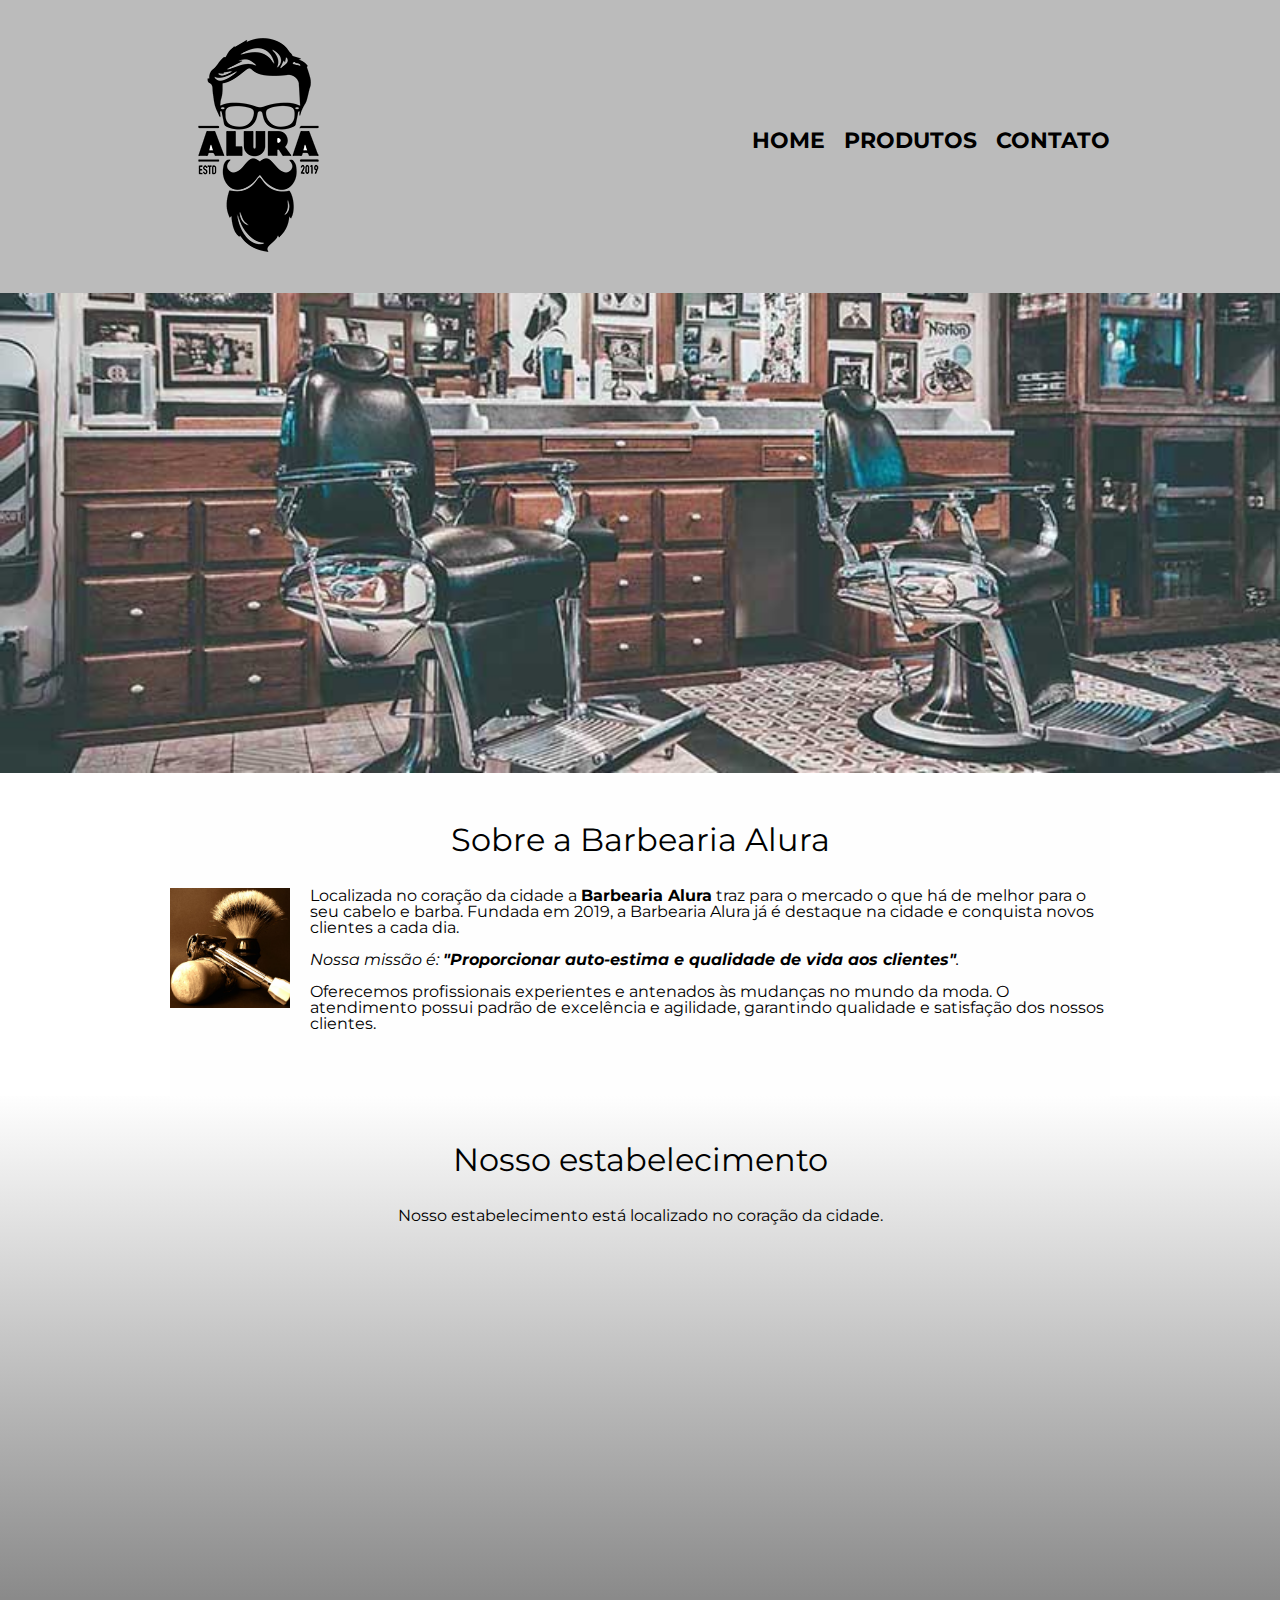
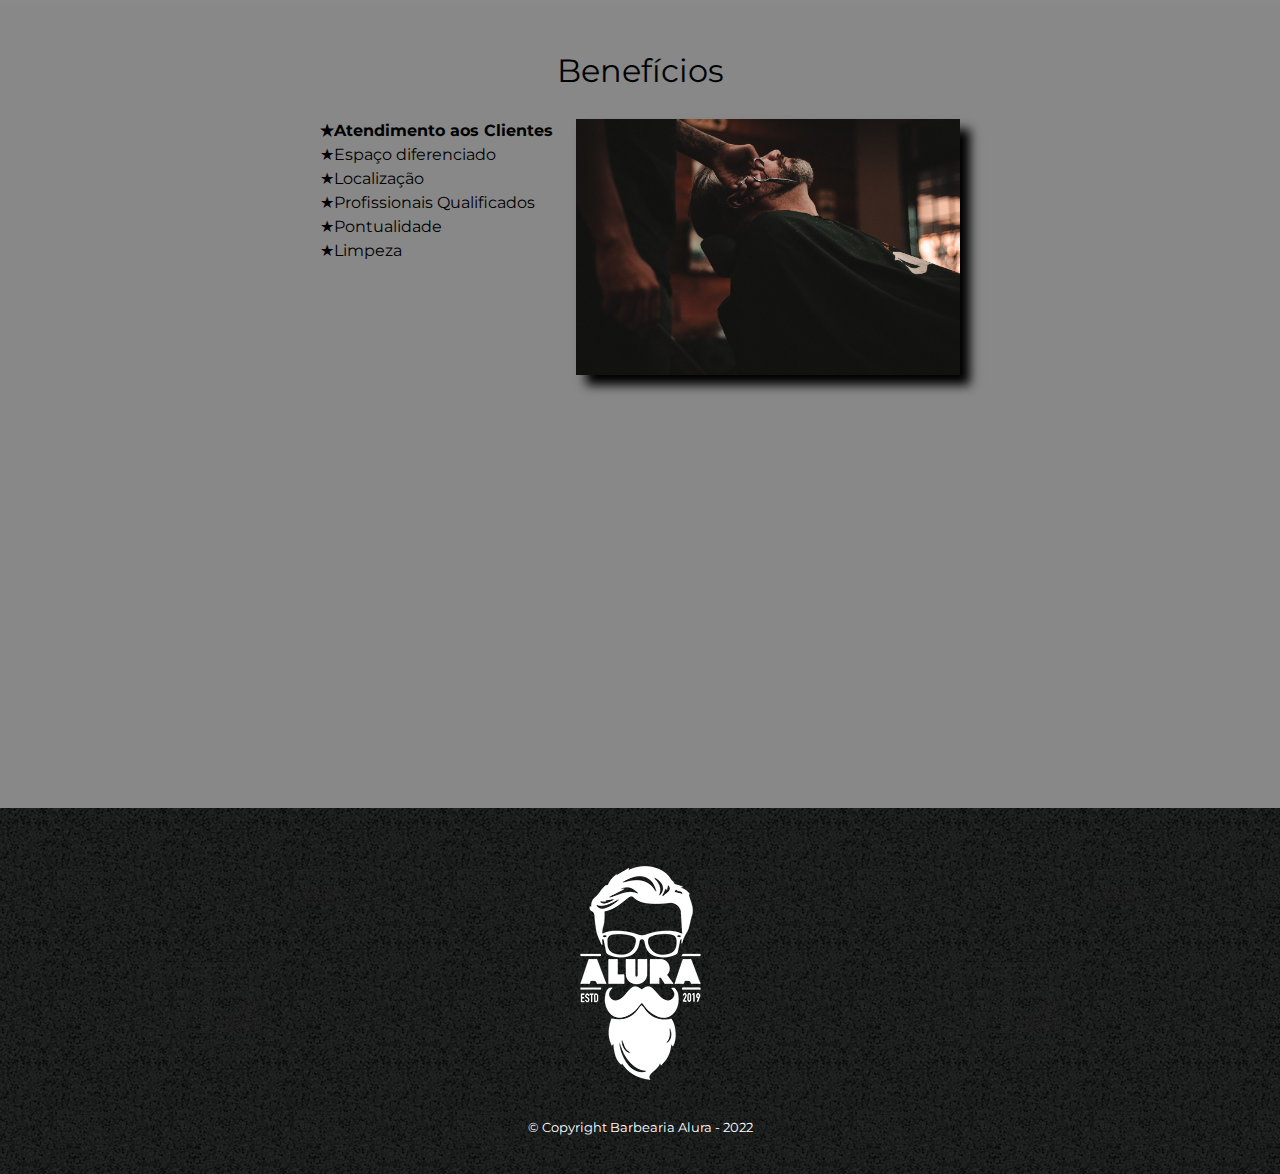
<file: barbearia/index.html>
<!DOCTYPE html>
<html lang="pt-br">
    <head>
        <meta charset="UTF-8">
        <meta name="viewport" content="width=device-width">
        <title>Barbearia Alura</title>
        <link rel="stylesheet" href="reset.css">
        <link rel="stylesheet" href="style.css">
        <link rel="preconnect" href="https://fonts.googleapis.com">
        <link rel="preconnect" href="https://fonts.gstatic.com" crossorigin>
        <link href="https://fonts.googleapis.com/css2?family=Montserrat&display=swap" rel="stylesheet">
    </head>
    <body>
        <header>
            <div class="caixa">
                <h1><img src="logo.png"></h1>
            
                <nav>
                    <ul>
                        <li><a href="index.html">Home</a></li>
                        <li><a href="produtos.html">Produtos</a></li>
                        <li><a href="contato.html">Contato</a></li>
                    </ul>
                </nav>
            </div>
        </header>

        <img class="banner" src="banner.jpg">
        
        <main>
            <section class="principal">
                <h2 class="titulo-principal">Sobre a Barbearia Alura</h2>

                <img class="utensilios" src="utensilios.jpg" alt="Utensilios de um barbeiro">

                <p>Localizada no coração da cidade a <strong>Barbearia Alura</strong> traz para o mercado o que há de melhor para o seu cabelo e barba. Fundada em 2019, a Barbearia Alura já é destaque na cidade e conquista novos clientes a cada dia.</p>
                
                <p id="missao"><em>Nossa missão é: <strong>"Proporcionar auto-estima e qualidade de vida aos clientes"</strong>.</em></p>
                
                <p>Oferecemos profissionais experientes e antenados às mudanças no mundo da moda. O atendimento possui padrão de excelência e agilidade, garantindo qualidade e satisfação dos nossos clientes.</p>
            </section>

            <section class="mapa">
                <h3 class="titulo-principal">Nosso estabelecimento</h3>
                <p>Nosso estabelecimento está localizado no coração da cidade.</p>

                <div class="mapa-conteudo">
                    <iframe src="https://www.google.com/maps/embed?pb=!1m18!1m12!1m3!1d3679.4424466878254!2d-47.3703238249705!3d-22.748955932248794!2m3!1f0!2f0!3f0!3m2!1i1024!2i768!4f13.1!3m3!1m2!1s0x94c89bf7295a1f23%3A0xb590622e17c33008!2sTivoli%20Shopping!5e0!3m2!1spt-BR!2sbr!4v1697388289715!5m2!1spt-BR!2sbr" width="100%" height="300" style="border:0;" allowfullscreen="" loading="lazy" referrerpolicy="no-referrer-when-downgrade"></iframe>
                </div>
            </section>

            <section class="beneficios">
                <h3 class="titulo-principal">Benefícios</h3>

                <div class="conteudo-beneficios">
                    <ul class="lista-beneficios">
                        <li class="itens">Atendimento aos Clientes</li>
                        <li class="itens">Espaço diferenciado</li>
                        <li class="itens">Localização</li>
                        <li class="itens">Profissionais Qualificados</li>
                        <li class="itens">Pontualidade</li>
                        <li class="itens">Limpeza</li>
                    </ul><img src="beneficios.jpg" class="imagem-beneficios">    
                </div>
                
                <div class="video">
                    <iframe width="100%" height="315" src="https://www.youtube.com/embed/wcVVXUV0YUY?si=vAekTfHAWSCYVxQ5" title="YouTube video player" frameborder="0" allow="accelerometer; autoplay; clipboard-write; encrypted-media; gyroscope; picture-in-picture; web-share" allowfullscreen></iframe>
                </div>
            </section>
        </main>
        <footer>
            <img src="logo-branco.png">
            <p class="copyright">&copy; Copyright Barbearia Alura - 2022</p>
        </footer>
    </body>
</html>
</file>
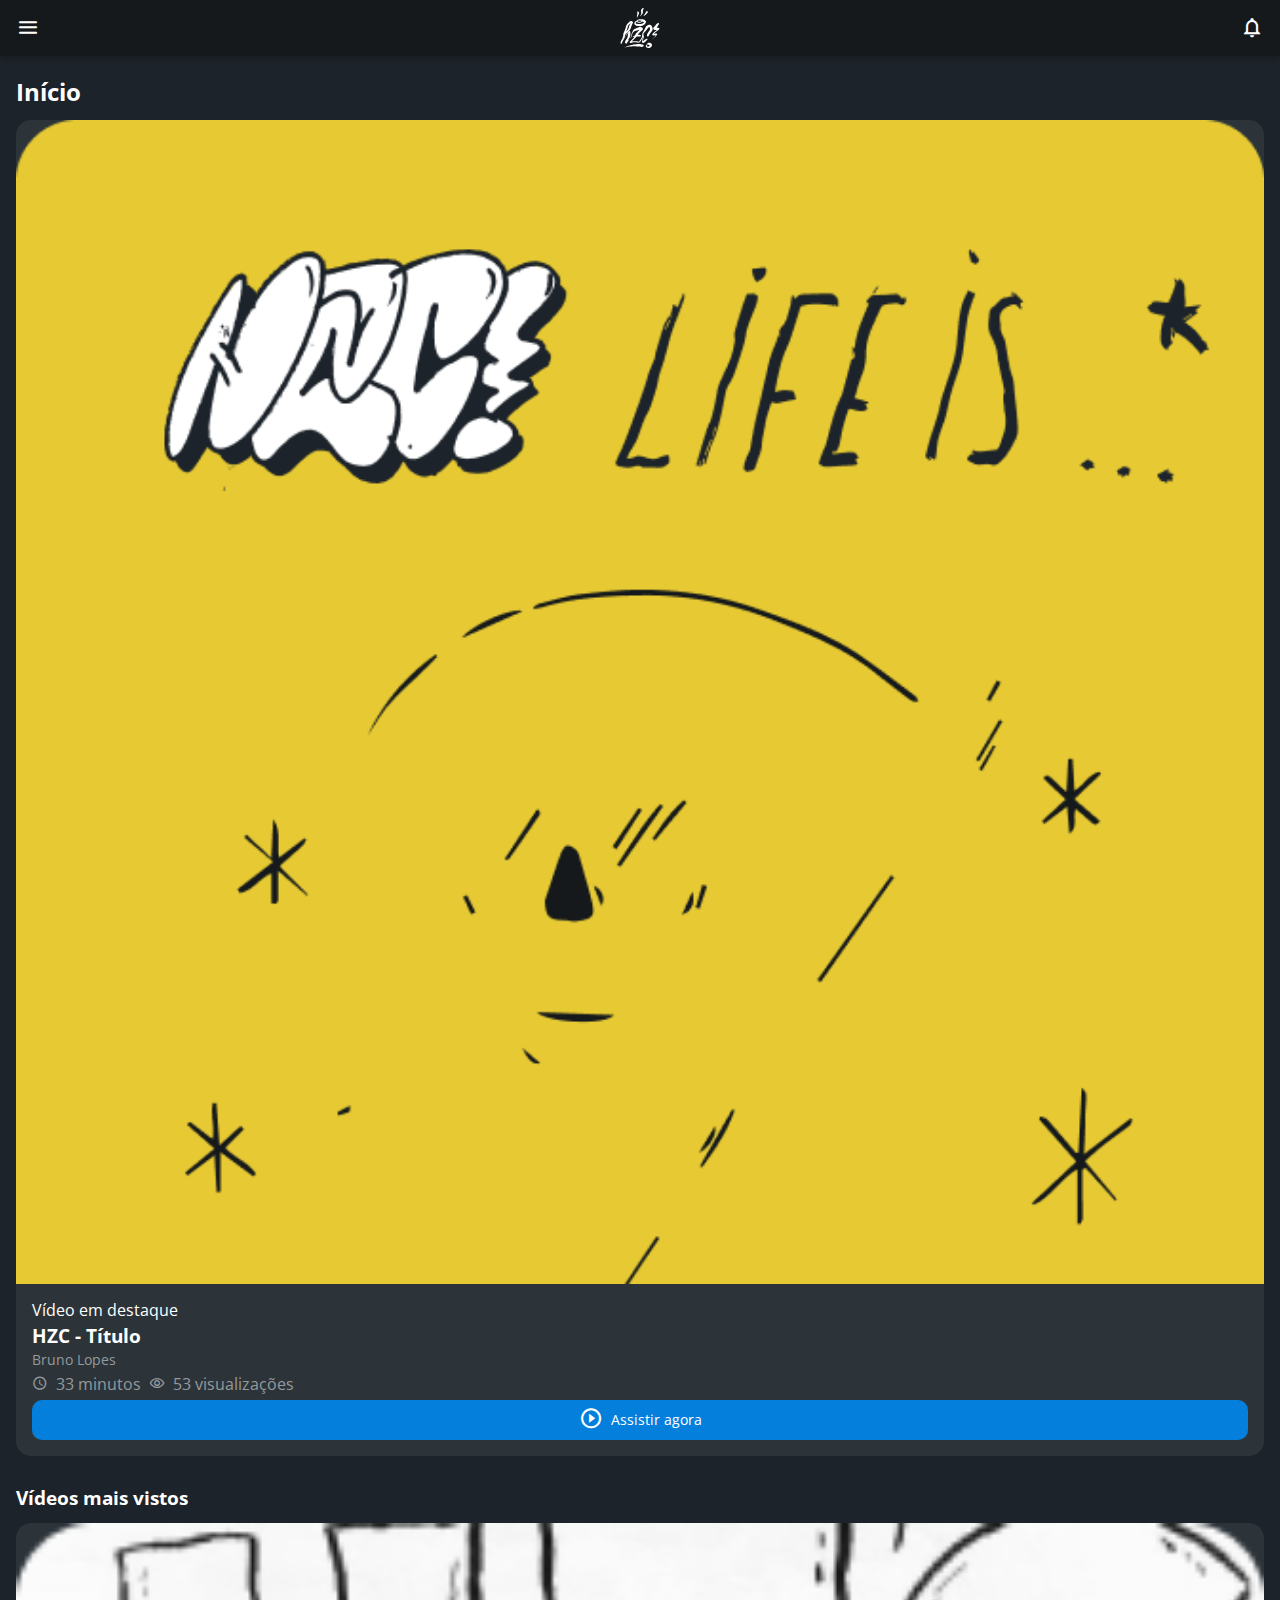
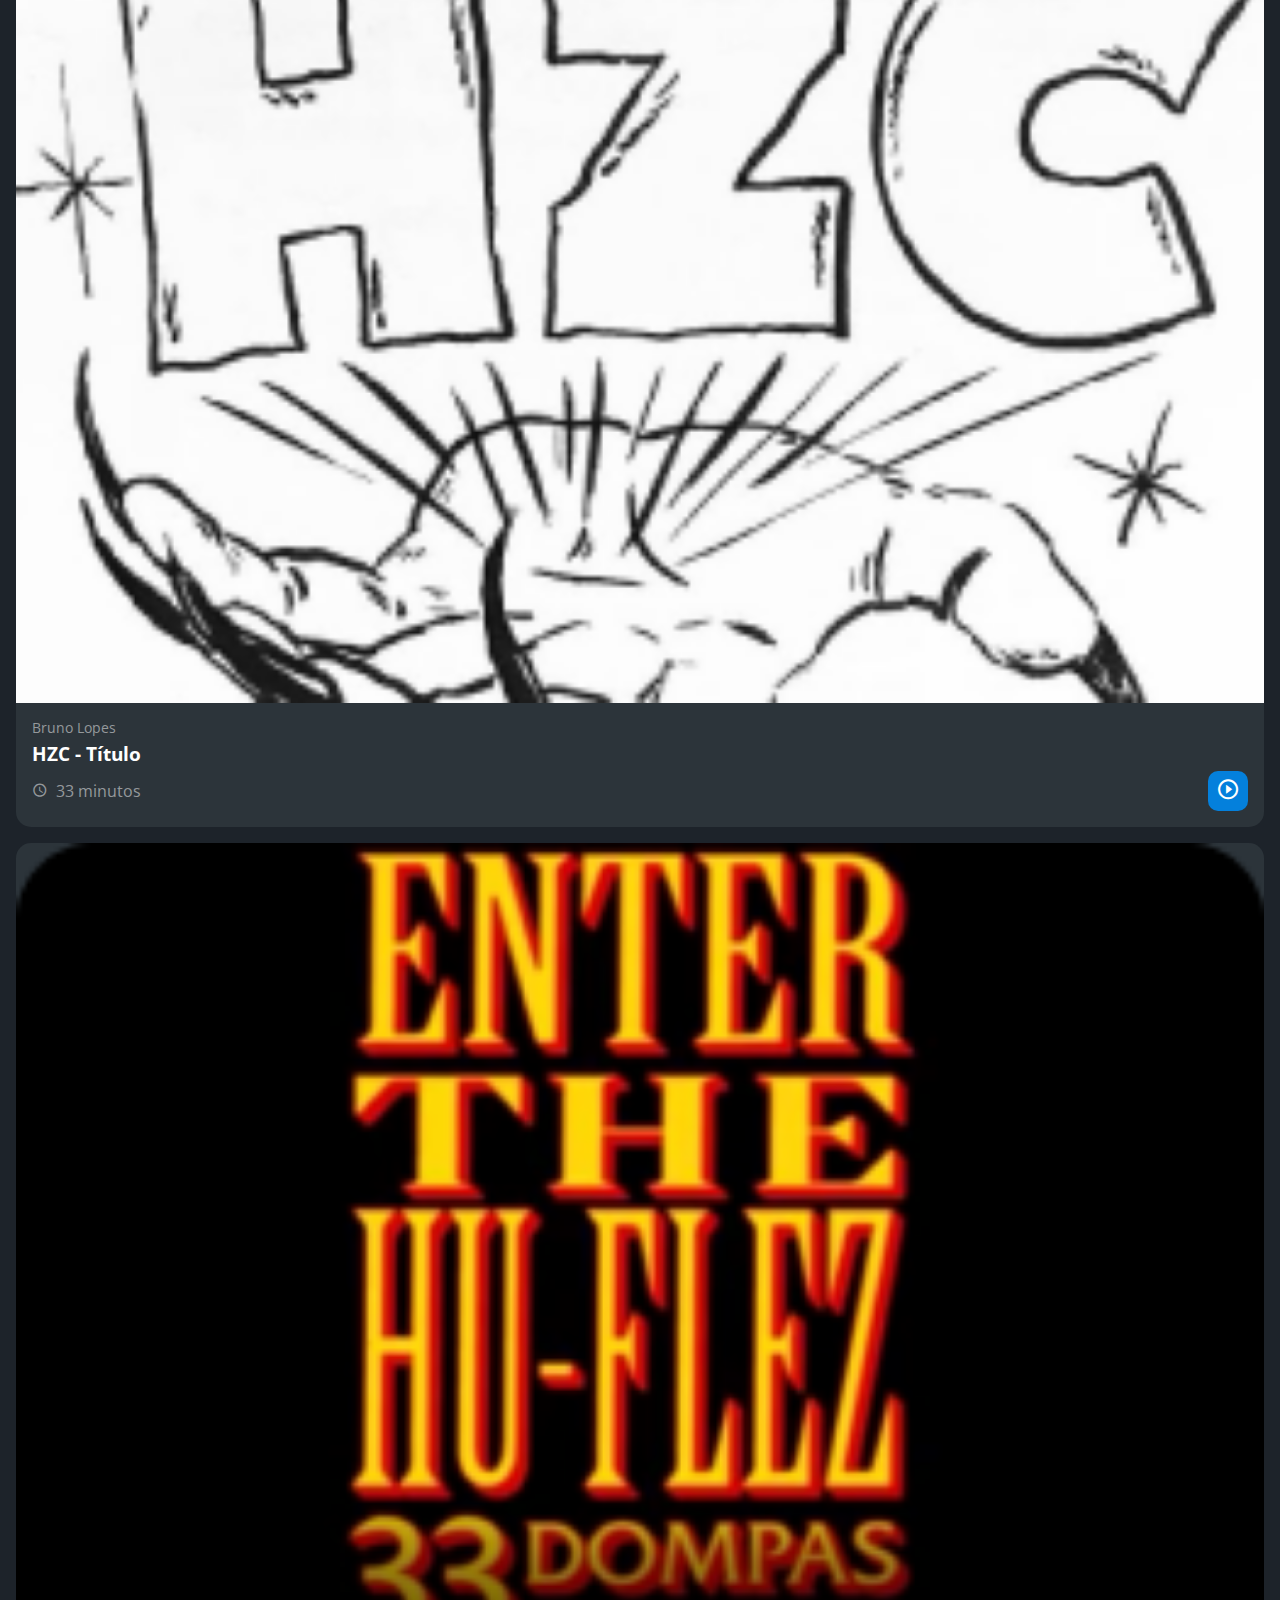
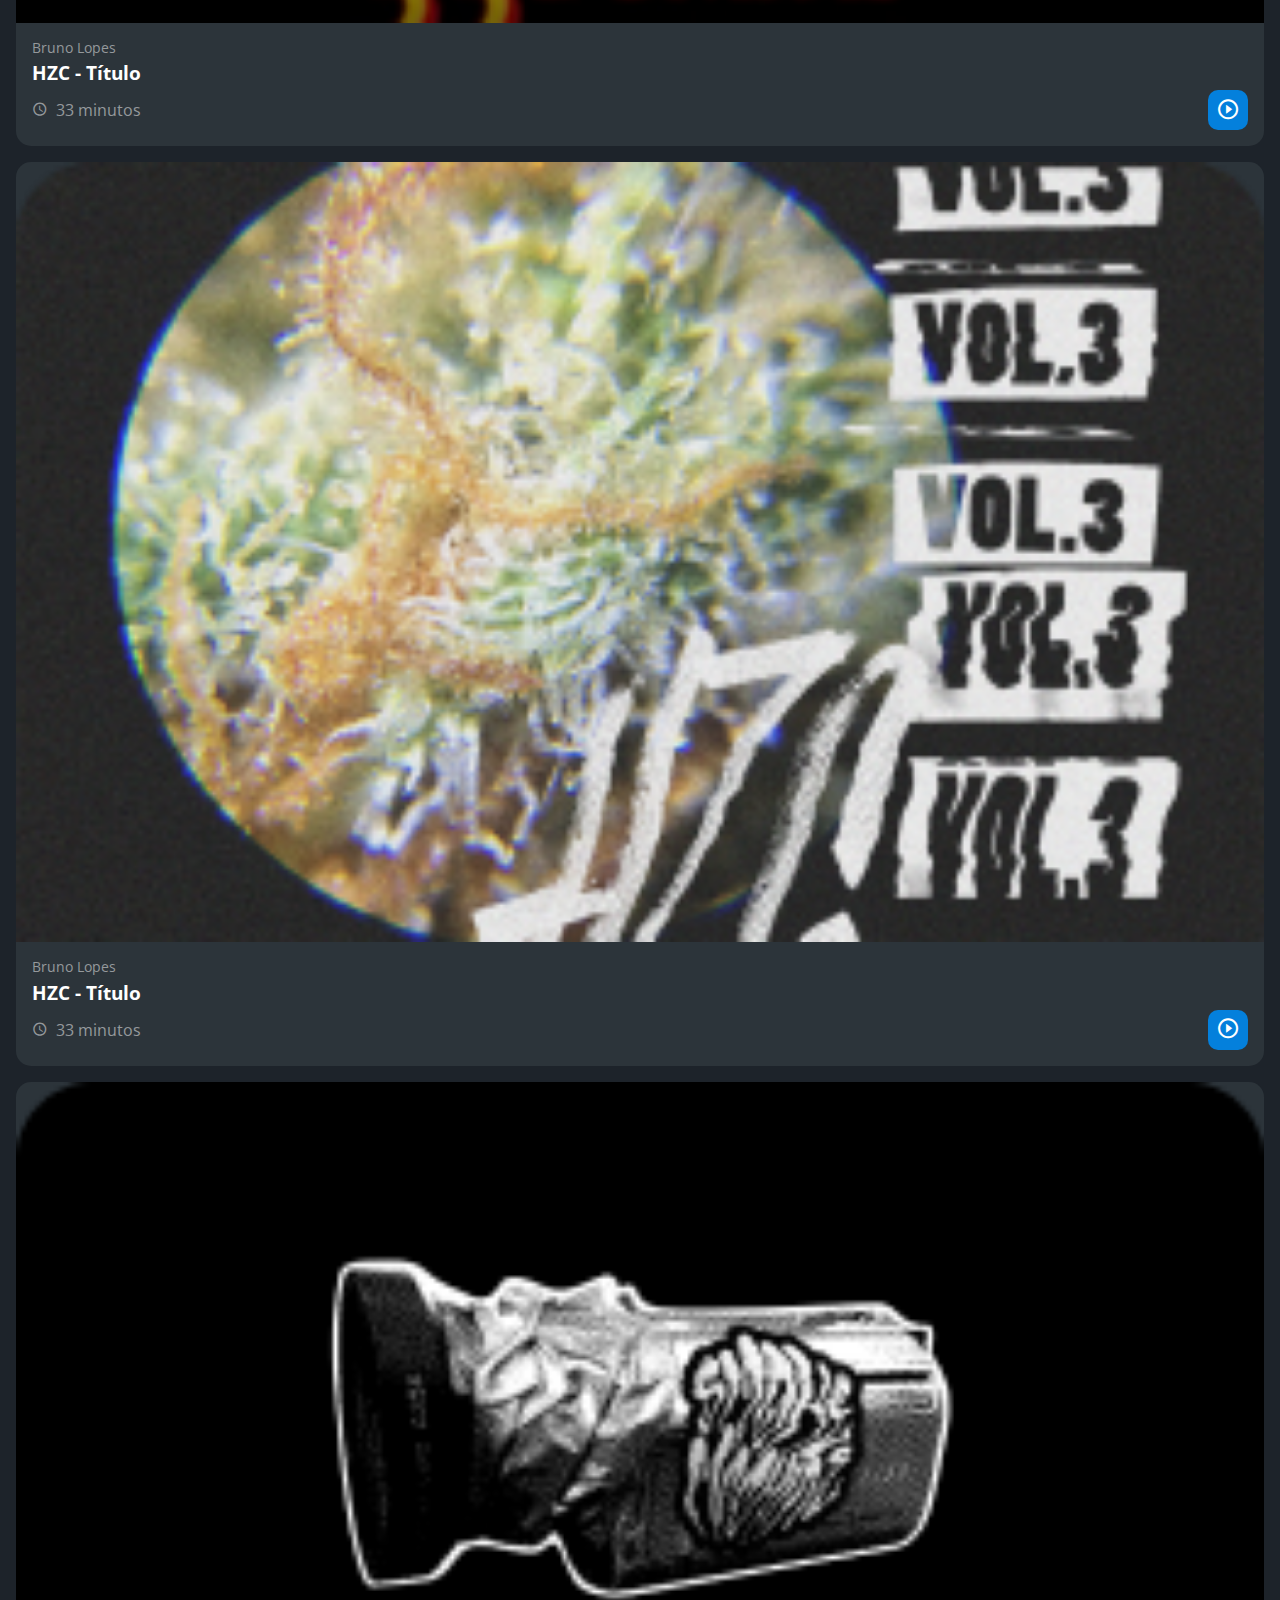
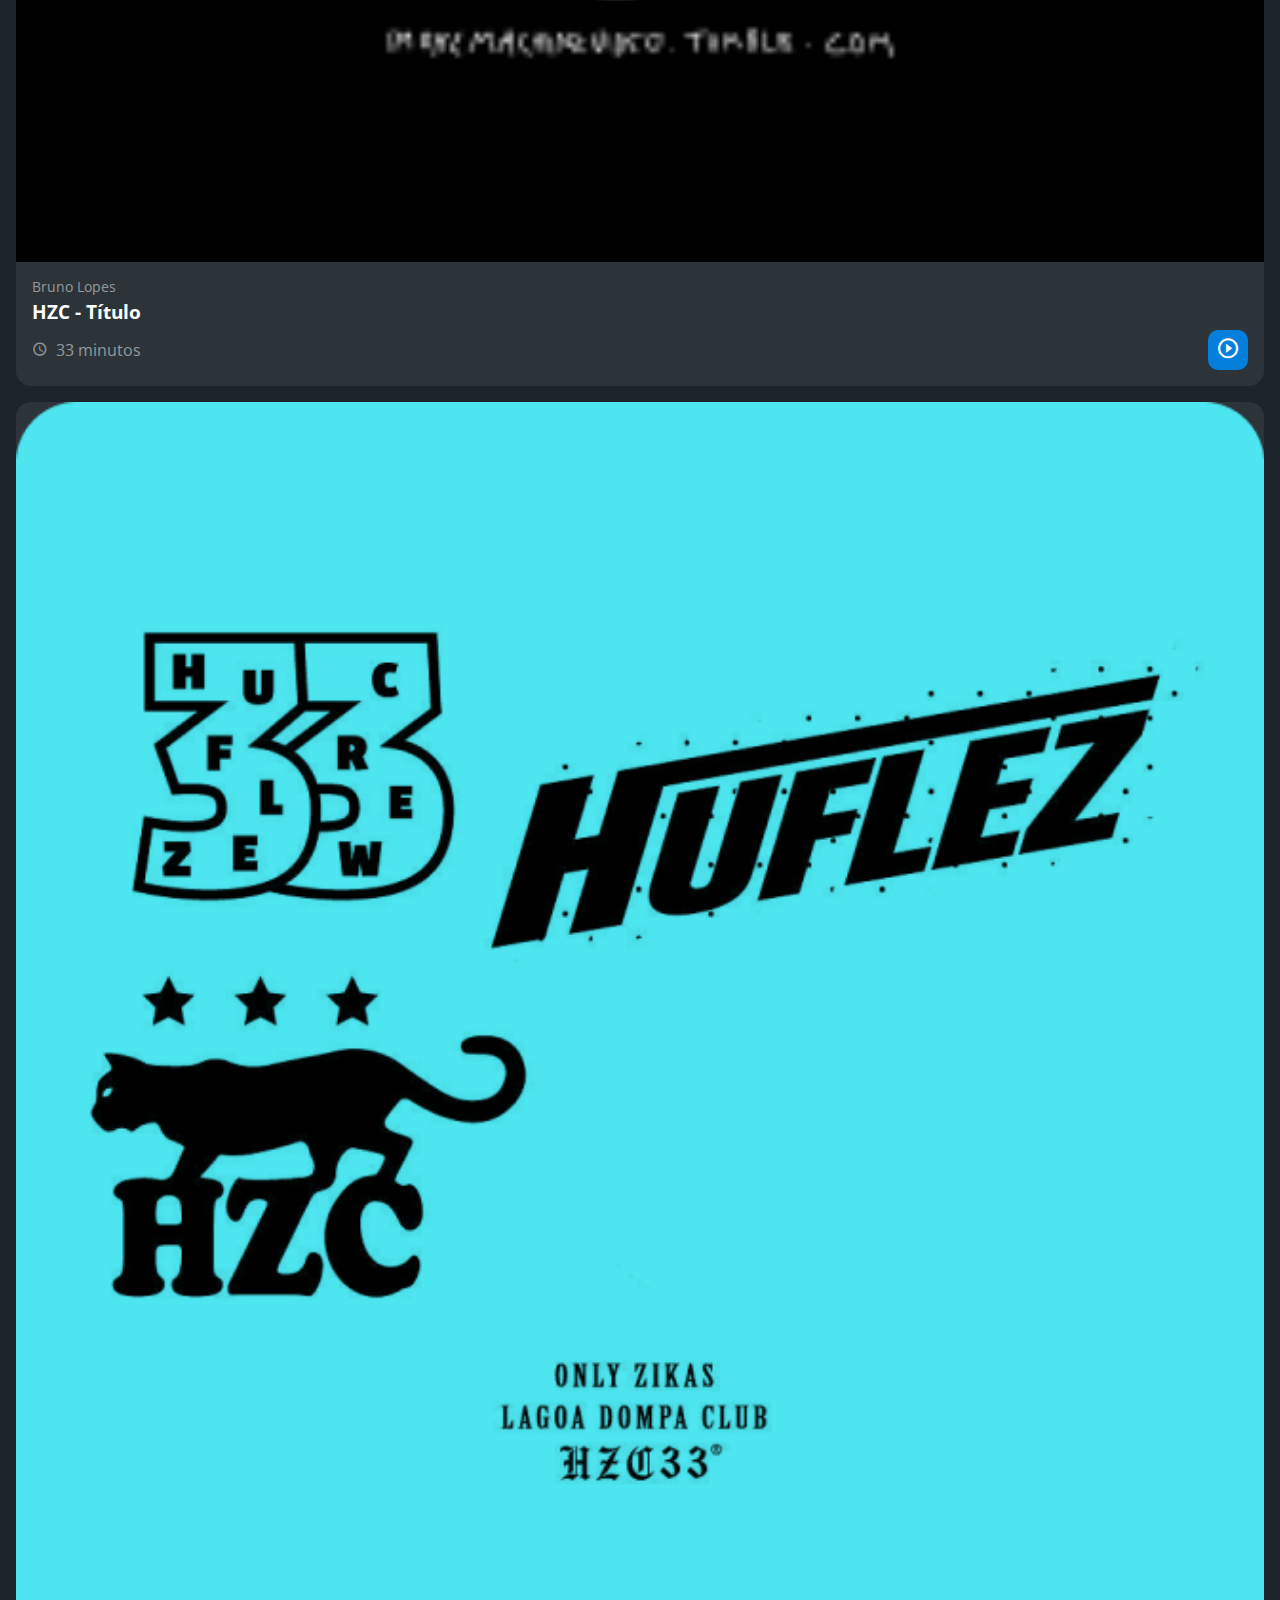
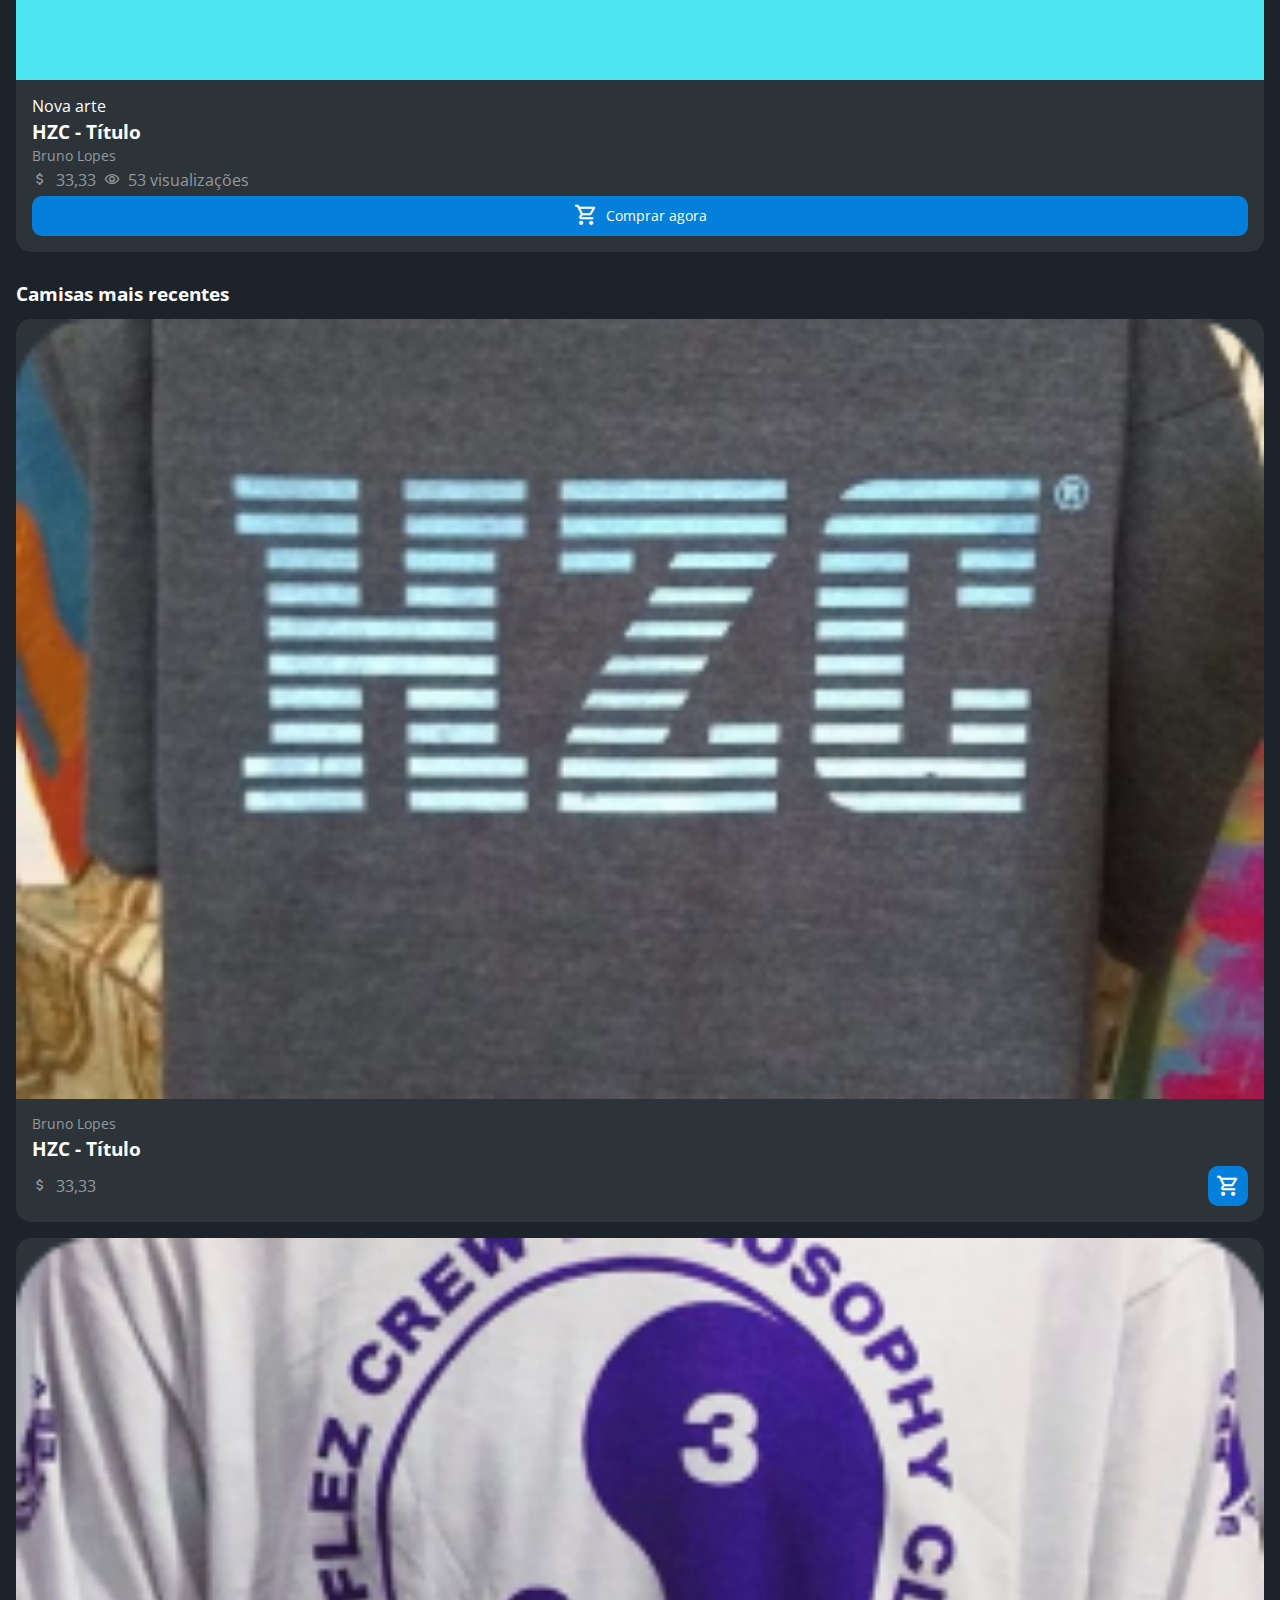
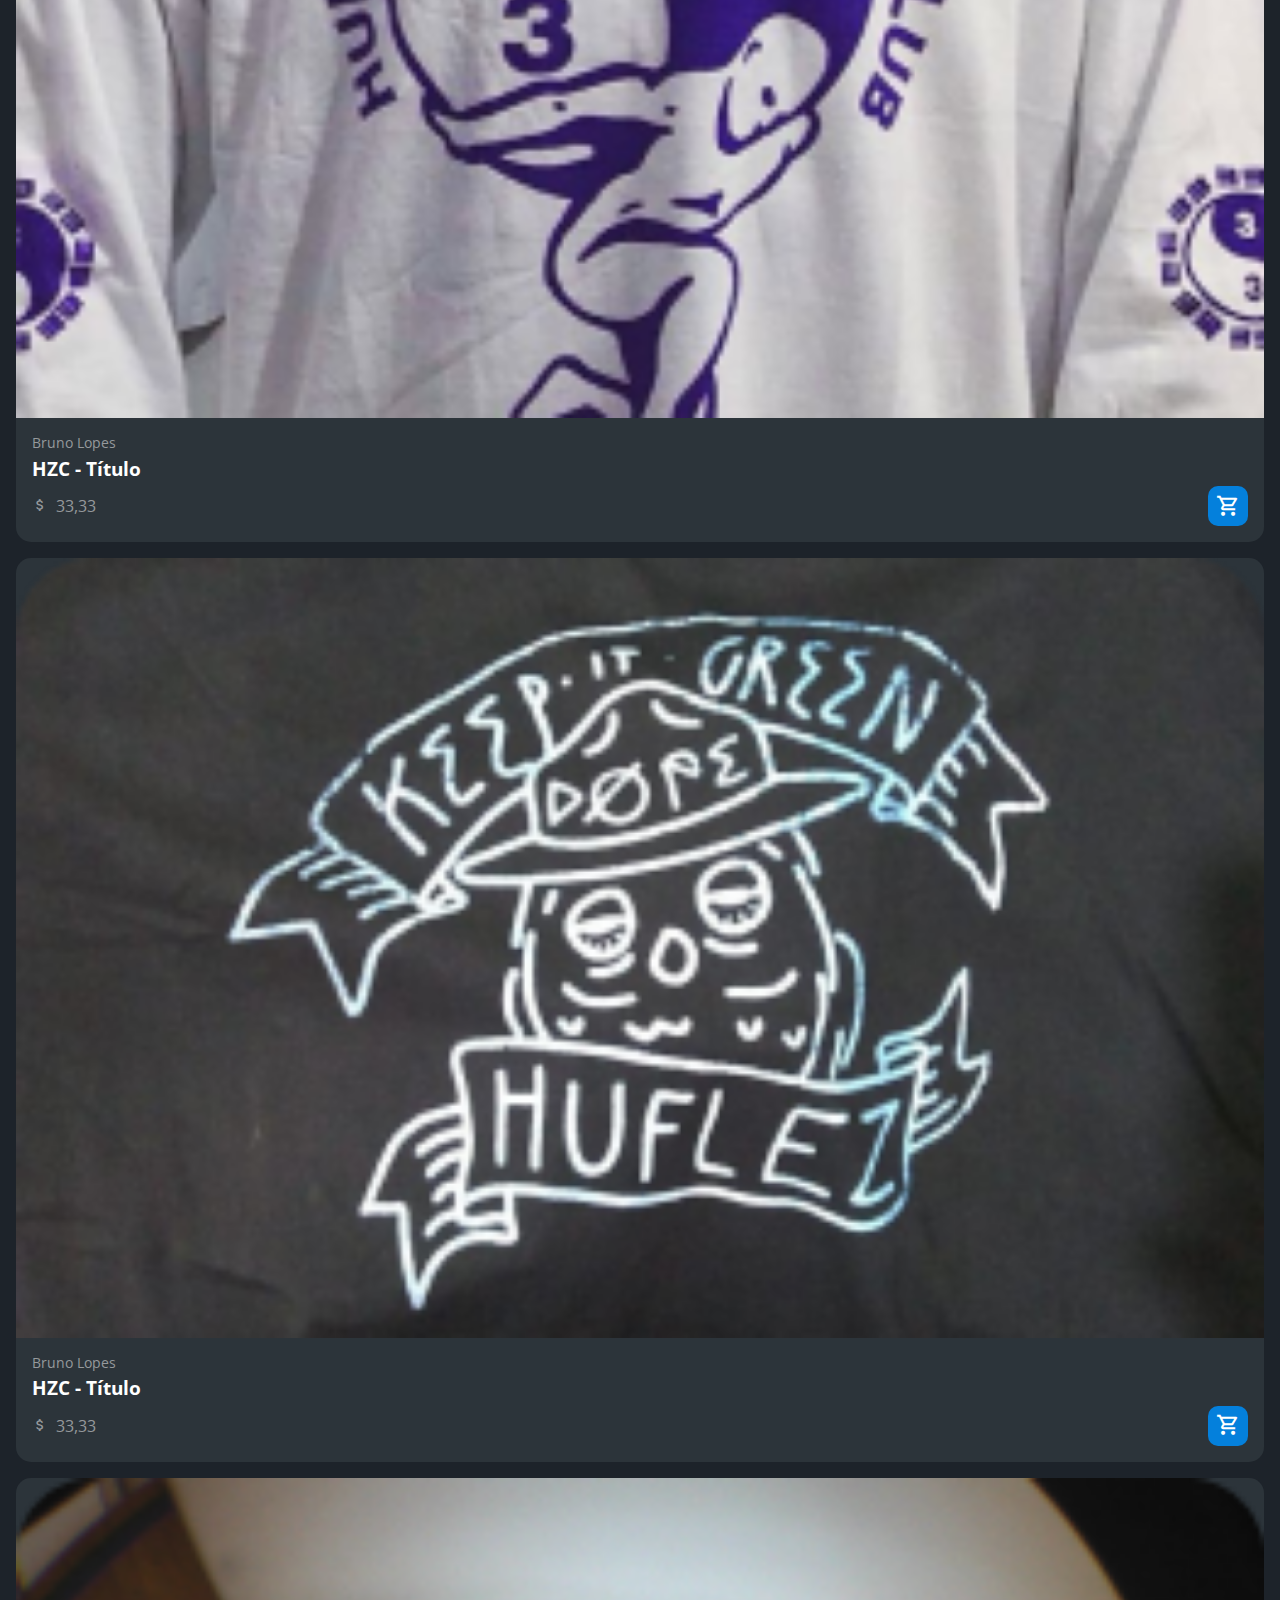
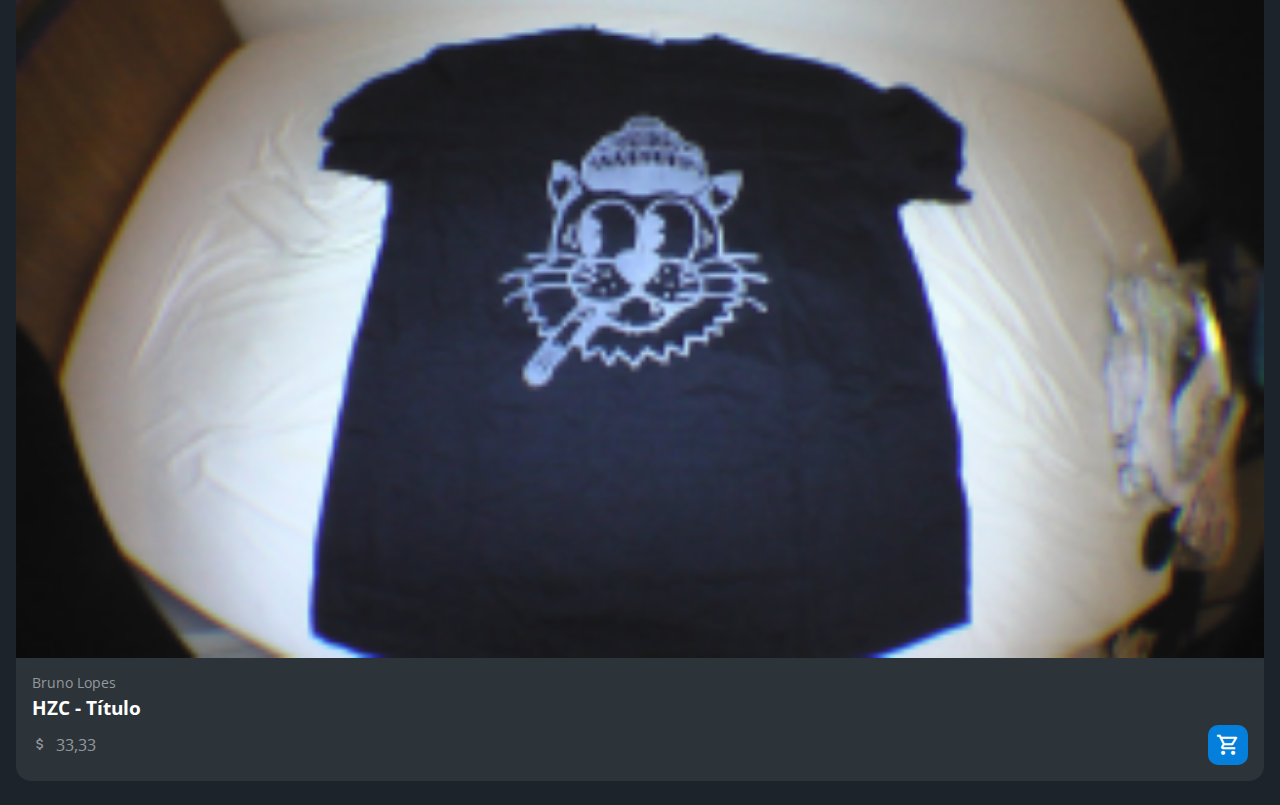
<file: flex-e-grid/index.html>
<!DOCTYPE html>
<html lang="pt-br">
<head>
    <meta charset="UTF-8">
    <meta name="viewport" content="width=device-width, initial-scale=1.0">
    <title>HZC | Home</title>
    <link rel="preconnect" href="https://fonts.googleapis.com">
    <link rel="preconnect" href="https://fonts.gstatic.com" crossorigin>
    <link rel="stylesheet" href="https://fonts.googleapis.com/css2?family=Open+Sans:wght@400;600;700&display=swap">
    <link rel="stylesheet" href="assets/css/reset.css">
    <link rel="stylesheet" href="assets/css/estilos.css">
</head>
<body>
    <header class="cabecalho">
        <button class="cabecalho__menu" aria-label="Menu"><i></i></button>
        <img src="assets/img/logo.svg" alt="Logotipo da HZC" class="cabecalho__logo">
        <p class="cabecalho__perfil">Bruno Lopes</p>
        <button class="cabecalho__notificacao" aria-label="Notificação"><i></i></button>
    </header>
    <nav class="menu-lateral">
        <img src="assets/img/logo.svg" alt="Logotipo da HZC" class="menu-lateral__logo">
        <a href="#" class="menu-lateral__link menu-lateral__link--inicio menu-lateral__link--ativo">Início</a>
        <a href="#" class="menu-lateral__link menu-lateral__link--videos">Vídeos</a>
        <a href="#" class="menu-lateral__link menu-lateral__link--picos">Picos</a>
        <a href="#" class="menu-lateral__link menu-lateral__link--integrantes">Integrantes</a>
        <a href="#" class="menu-lateral__link menu-lateral__link--camisas">Camisas</a>
        <a href="#" class="menu-lateral__link menu-lateral__link--pinturas">Pinturas</a>
    </nav>
    <main class="principal">
        <h2 class="titulo-pagina">Início</h2>
        <article class="cartao cartao--destaque destaque-video">
            <img src="assets/img/banner-mobile_1.png" alt="Banner do cartão" class="cartao__imagem cartao__imagem--mobile">
            <img src="assets/img/banner_1.png" alt="Banner do cartão" class="cartao__imagem cartao__imagem--desktop">
            <div class="cartao__conteudo">
                <p class="cartao__destaque">Vídeo em destaque</p>
                <h3 class="cartao__titulo">HZC - Título</h3>
                <p class="cartao__perfil">Bruno Lopes</p>
                <p class="cartao__info cartao__info--tempo">33 minutos</p>
                <p class="cartao__info cartao__info--visualizacao">53 visualizações</p>
                <button class="cartao__botao cartao__botao--play cartao__botao--destaque">Assistir agora</button>
            </div>
        </article>
        <article class="cartao cartao--recentes videos-recentes">
            <h3 class="cartao__titulo">Vídeos recentes</h3>
            <a href="#" class="cartao__link">Ver todos</a>
            <ul class="cartao__lista">
                <li class="cartao__item">
                    <img src="assets/img/miniatura_1.png" alt="Thumbnail" class="cartao__item-thumbnail">
                    <h4 class="cartao__item-titulo">HZC - Love machine</h4>
                    <p class="cartao__item-perfil">Bruno Lopes</p>
                </li>
                <li class="cartao__item">
                    <img src="assets/img/miniatura_1.png" alt="Thumbnail" class="cartao__item-thumbnail">
                    <h4 class="cartao__item-titulo">HZC - Love machine</h4>
                    <p class="cartao__item-perfil">Bruno Lopes</p>
                </li>
                <li class="cartao__item">
                    <img src="assets/img/miniatura_1.png" alt="Thumbnail" class="cartao__item-thumbnail">
                    <h4 class="cartao__item-titulo">HZC - Love machine</h4>
                    <p class="cartao__item-perfil">Bruno Lopes</p>
                </li>
                <li class="cartao__item">
                    <img src="assets/img/miniatura_1.png" alt="Thumbnail" class="cartao__item-thumbnail">
                    <h4 class="cartao__item-titulo">HZC - Love machine</h4>
                    <p class="cartao__item-perfil">Bruno Lopes</p>
                </li>
                <li class="cartao__item">
                    <img src="assets/img/miniatura_1.png" alt="Thumbnail" class="cartao__item-thumbnail">
                    <h4 class="cartao__item-titulo">HZC - Love machine</h4>
                    <p class="cartao__item-perfil">Bruno Lopes</p>
                </li>
            </ul>
        </article>
        <section class="secao secao-videos">
            <h3 class="titulo-secao">Vídeos mais vistos</h3>
            <article class="cartao">
                <img src="assets/img/video_1.png" alt="Vídeo" class="cartao__imagem">
                <div class="cartao__conteudo">
                    <p class="cartao__perfil">Bruno Lopes</p>
                    <h3 class="cartao__titulo">HZC - Título</h3>
                    <p class="cartao__info cartao__info--tempo">33 minutos</p>
                    <button class="cartao__botao cartao__botao--play" aria-label="Assistir agora"></button>
                </div>
            </article>
            <article class="cartao">
                <img src="assets/img/video_2.png" alt="Vídeo" class="cartao__imagem">
                <div class="cartao__conteudo">
                    <p class="cartao__perfil">Bruno Lopes</p>
                    <h3 class="cartao__titulo">HZC - Título</h3>
                    <p class="cartao__info cartao__info--tempo">33 minutos</p>
                    <button class="cartao__botao cartao__botao--play" aria-label="Assistir agora"></button>
                </div>
            </article>
            <article class="cartao">
                <img src="assets/img/video_3.png" alt="Vídeo" class="cartao__imagem">
                <div class="cartao__conteudo">
                    <p class="cartao__perfil">Bruno Lopes</p>
                    <h3 class="cartao__titulo">HZC - Título</h3>
                    <p class="cartao__info cartao__info--tempo">33 minutos</p>
                    <button class="cartao__botao cartao__botao--play" aria-label="Assistir agora"></button>
                </div>
            </article>
            <article class="cartao">
                <img src="assets/img/video_4.png" alt="Vídeo" class="cartao__imagem">
                <div class="cartao__conteudo">
                    <p class="cartao__perfil">Bruno Lopes</p>
                    <h3 class="cartao__titulo">HZC - Título</h3>
                    <p class="cartao__info cartao__info--tempo">33 minutos</p>
                    <button class="cartao__botao cartao__botao--play" aria-label="Assistir agora"></button>
                </div>
            </article>
        </section>
        <article class="cartao cartao--recentes produtos-recentes">
            <h3 class="cartao__titulo">Vídeos recentes</h3>
            <a href="#" class="cartao__link">Ver todos</a>
            <ul class="cartao__lista">
                <li class="cartao__item">
                    <img src="assets/img/miniatura_1.png" alt="Thumbnail" class="cartao__item-thumbnail">
                    <h4 class="cartao__item-titulo">HZC - Love machine</h4>
                    <p class="cartao__item-perfil">Bruno Lopes</p>
                </li>
                <li class="cartao__item">
                    <img src="assets/img/miniatura_1.png" alt="Thumbnail" class="cartao__item-thumbnail">
                    <h4 class="cartao__item-titulo">HZC - Love machine</h4>
                    <p class="cartao__item-perfil">Bruno Lopes</p>
                </li>
                <li class="cartao__item">
                    <img src="assets/img/miniatura_1.png" alt="Thumbnail" class="cartao__item-thumbnail">
                    <h4 class="cartao__item-titulo">HZC - Love machine</h4>
                    <p class="cartao__item-perfil">Bruno Lopes</p>
                </li>
                <li class="cartao__item">
                    <img src="assets/img/miniatura_1.png" alt="Thumbnail" class="cartao__item-thumbnail">
                    <h4 class="cartao__item-titulo">HZC - Love machine</h4>
                    <p class="cartao__item-perfil">Bruno Lopes</p>
                </li>
                <li class="cartao__item">
                    <img src="assets/img/miniatura_1.png" alt="Thumbnail" class="cartao__item-thumbnail">
                    <h4 class="cartao__item-titulo">HZC - Love machine</h4>
                    <p class="cartao__item-perfil">Bruno Lopes</p>
                </li>
            </ul>
        </article>
        <article class="cartao cartao--destaque destaque-produto">
            <img src="assets/img/banner-mobile_2.png" alt="Banner do cartão" class="cartao__imagem cartao__imagem--mobile">
            <img src="assets/img/banner_2.png" alt="Banner do cartão" class="cartao__imagem cartao__imagem--desktop">
            <div class="cartao__conteudo">
                <p class="cartao__destaque">Nova arte</p>
                <h3 class="cartao__titulo">HZC - Título</h3>
                <p class="cartao__perfil">Bruno Lopes</p>
                <p class="cartao__info cartao__info--moeda">33,33</p>
                <p class="cartao__info cartao__info--visualizacao">53 visualizações</p>
                <button class="cartao__botao cartao__botao--carrinho cartao__botao--destaque">Comprar agora</button>
            </div>
        </article>
        <section class="secao secao-produtos">
            <h3 class="titulo-secao">Camisas mais recentes</h3>
            <article class="cartao">
                <img src="assets/img/produto_1.png" alt="Camisa" class="cartao__imagem">
                <div class="cartao__conteudo">
                    <p class="cartao__perfil">Bruno Lopes</p>
                    <h3 class="cartao__titulo">HZC - Título</h3>
                    <p class="cartao__info cartao__info--moeda">33,33</p>
                    <button class="cartao__botao cartao__botao--carrinho" aria-label="Comprar agora"></button>
                </div>
            </article>
            <article class="cartao">
                <img src="assets/img/produto_2.png" alt="Camisa" class="cartao__imagem">
                <div class="cartao__conteudo">
                    <p class="cartao__perfil">Bruno Lopes</p>
                    <h3 class="cartao__titulo">HZC - Título</h3>
                    <p class="cartao__info cartao__info--moeda">33,33</p>
                    <button class="cartao__botao cartao__botao--carrinho" aria-label="Comprar agora"></button>
                </div>
            </article>
            <article class="cartao">
                <img src="assets/img/produto_3.png" alt="Camisa" class="cartao__imagem">
                <div class="cartao__conteudo">
                    <p class="cartao__perfil">Bruno Lopes</p>
                    <h3 class="cartao__titulo">HZC - Título</h3>
                    <p class="cartao__info cartao__info--moeda">33,33</p>
                    <button class="cartao__botao cartao__botao--carrinho" aria-label="Comprar agora"></button>
                </div>
            </article>
            <article class="cartao">
                <img src="assets/img/produto_4.png" alt="Camisa" class="cartao__imagem">
                <div class="cartao__conteudo">
                    <p class="cartao__perfil">Bruno Lopes</p>
                    <h3 class="cartao__titulo">HZC - Título</h3>
                    <p class="cartao__info cartao__info--moeda">33,33</p>
                    <button class="cartao__botao cartao__botao--carrinho" aria-label="Comprar agora"></button>
                </div>
            </article>
        </section>
    </main>
    <script src="index.js"></script>
</body>
</html>
</file>
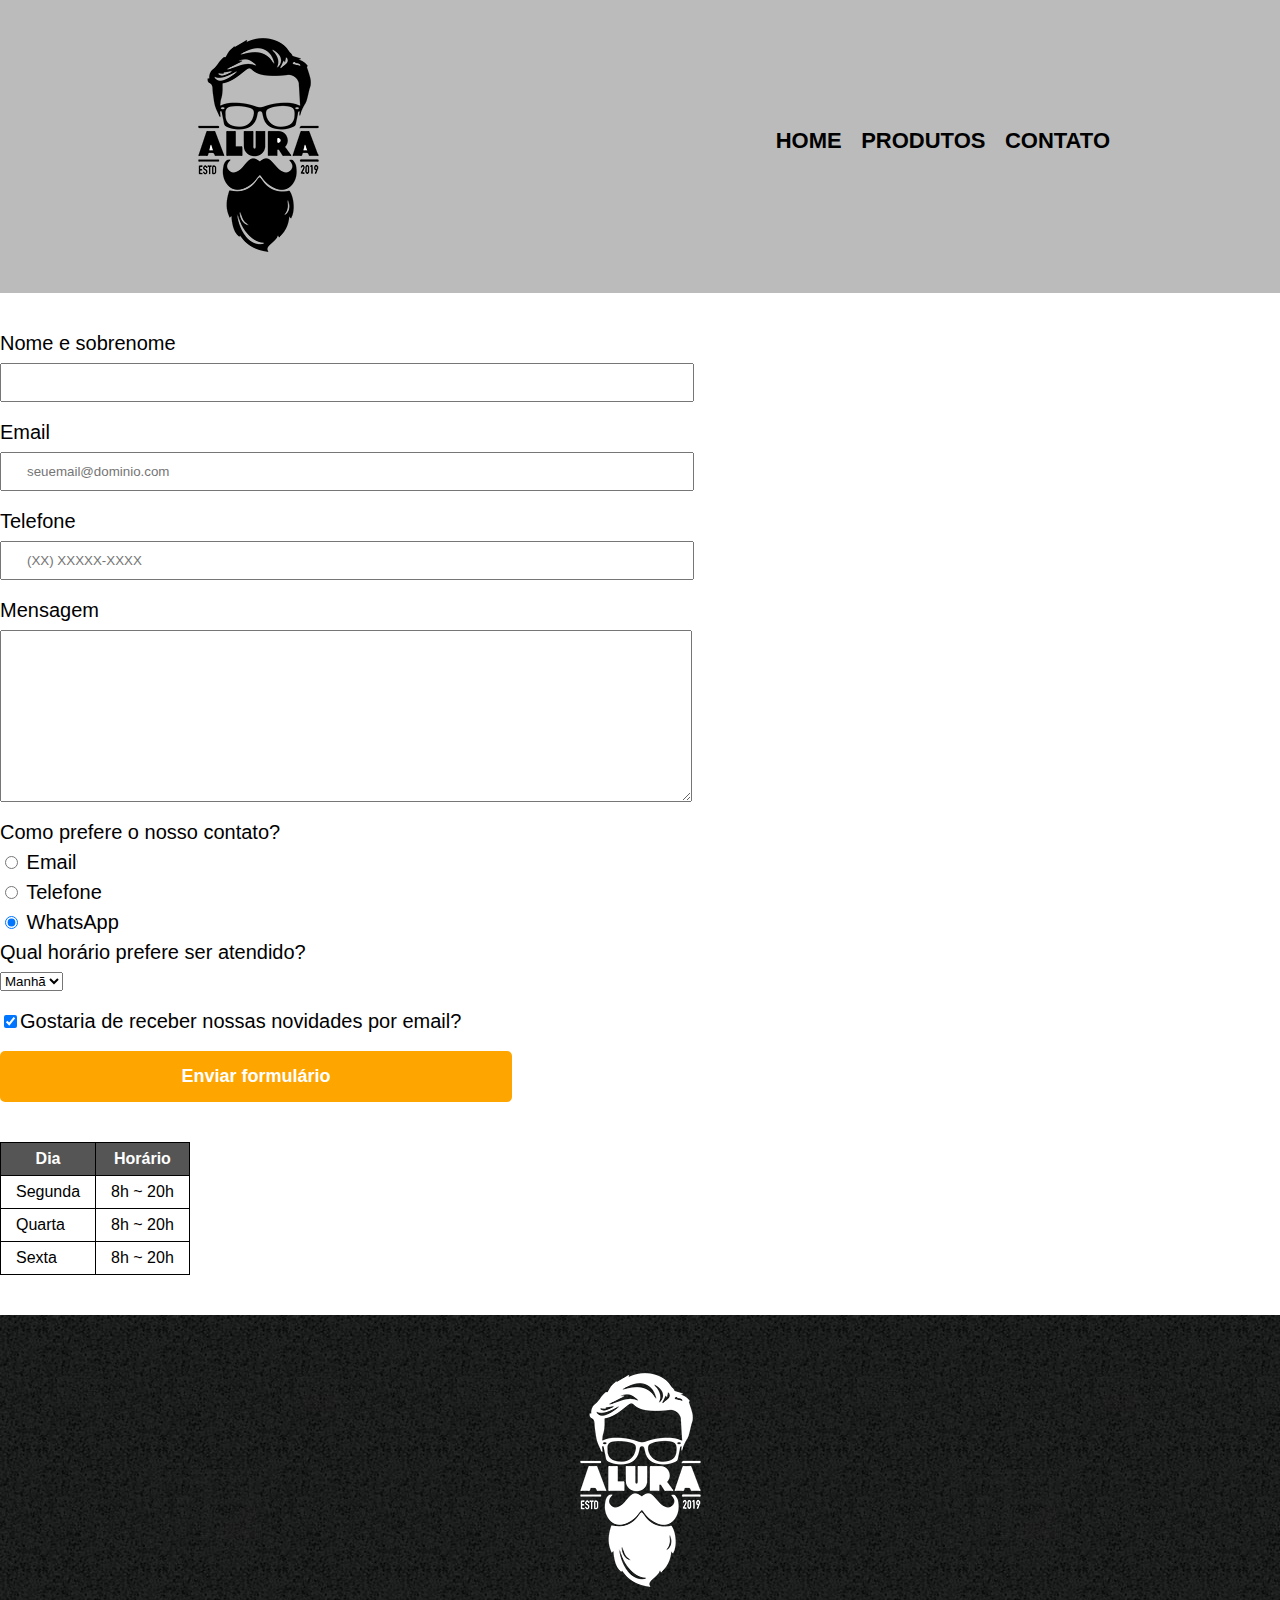
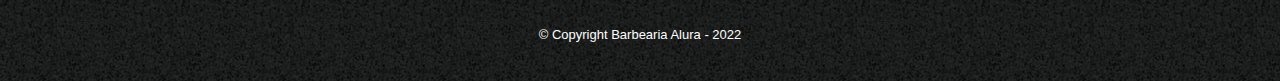
<file: barbearia/contato.html>
<!DOCTYPE html>
<html>
    <head>
        <meta charset="UTF-8">
        <title>Contato - Barbearia Alura</title>
        <link rel="stylesheet" href="reset.css">
        <link rel="stylesheet" href="style.css">
    </head>
    <body>
        <header>
            <div class="caixa">
                <h1><img src="logo.png" alt="Logo da Barbearia Alura"></h1>
            
                <nav>
                    <ul>
                        <li><a href="index.html">Home</a></li>
                        <li><a href="produtos.html">Produtos</a></li>
                        <li><a href="contato.html">Contato</a></li>
                    </ul>
                </nav>
            </div>
        </header>
        <main>
            <form>
                <label for="nomesobrenome">Nome e sobrenome</label>
                <input type="text" id="nomesobrenome" class="input-padrao" required>

                <label for="email">Email</label>
                <input type="email" id="email" class="input-padrao" required placeholder="seuemail@dominio.com">

                <label for="telefone">Telefone</label>
                <input type="tel" id="telefone" class="input-padrao" required placeholder="(XX) XXXXX-XXXX">

                <label for="mensagem">Mensagem</label>
                <textarea cols="70" rows="10" id="mensagem" class="input-padrao" required></textarea>

                <fieldset>
                    <legend>Como prefere o nosso contato?</legend>
                    <label for="radio-email"><input type="radio" name="contato" value="email" id="radio-email"> Email</label>
                    
                    <label for="radio-telefone"><input type="radio" name="contato" value="telefone" id="radio-telefone"> Telefone</label>
                    
                    <label for="radio-whatsapp"><input type="radio" name="contato" value="whatsapp" id="radio-whatsapp" checked> WhatsApp</label>
                </fieldset>

                <fieldset>
                    <legend>Qual horário prefere ser atendido?</legend>
                    <select>
                        <option>Manhã</option>
                        <option>Tarde</option>
                        <option>Noite</option>
                    </select>
                </fieldset>

                <label class="checkbox"><input type="checkbox" checked>Gostaria de receber nossas novidades por email?</label>

                <input type="submit" value="Enviar formulário" class="enviar">
            </form>

            <table>
                <thead>
                    <tr>
                        <th>Dia</th>
                        <th>Horário</th>
                    </tr>
                </thead>
                <tbody>
                    <tr>
                        <td>Segunda</td>
                        <td>8h ~ 20h</td>
                    </tr>
                    <tr>
                        <td>Quarta</td>
                        <td>8h ~ 20h</td>
                    </tr>
                    <tr>
                        <td>Sexta</td>
                        <td>8h ~ 20h</td>
                    </tr>
                </tbody>
            </table>
        </main>
        <footer>
            <img src="logo-branco.png" alt="Logo da Barbearia Alura">
            <p class="copyright">&copy; Copyright Barbearia Alura - 2022</p>
        </footer>
    </body>
</html>
</file>
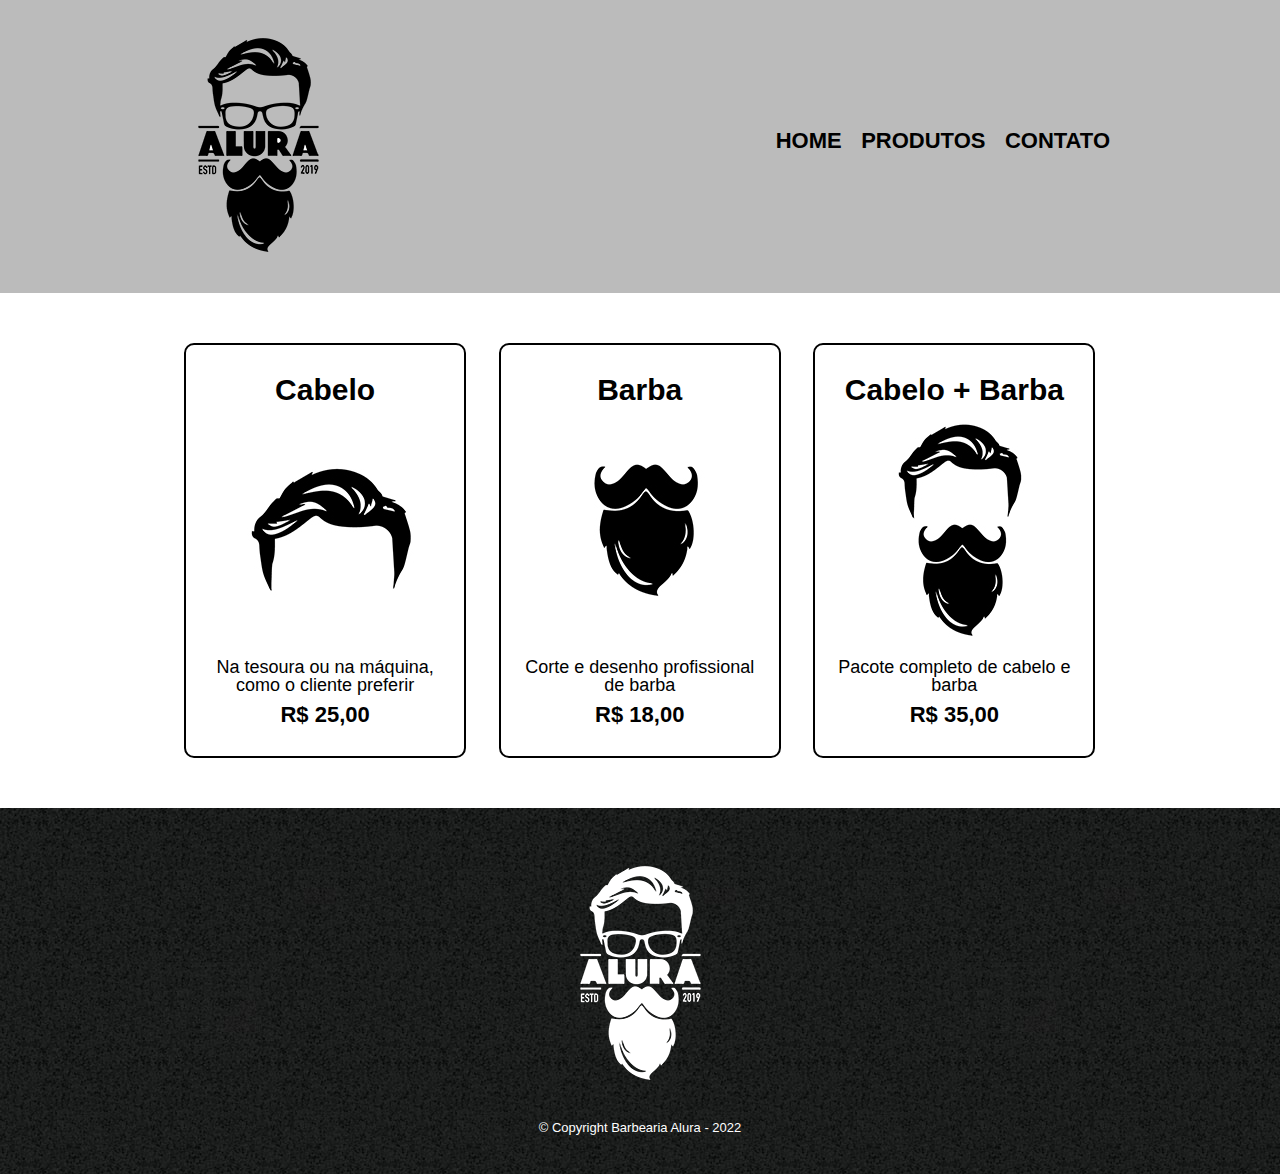
<file: barbearia/produtos.html>
<!DOCTYPE html>
<html>
    <head>
        <meta charset="UTF-8">
        <title>Produtos - Barbearia Alura</title>
        <link rel="stylesheet" href="reset.css">
        <link rel="stylesheet" href="style.css">
    </head>
    <body>
        <header>
            <div class="caixa">
                <h1><img src="logo.png"></h1>
            
                <nav>
                    <ul>
                        <li><a href="index.html">Home</a></li>
                        <li><a href="produtos.html">Produtos</a></li>
                        <li><a href="contato.html">Contato</a></li>
                    </ul>
                </nav>
            </div>
        </header>
        <main>
            <ul class="produtos">
                <li>
                    <h2>Cabelo</h2>
                    <img src="cabelo.jpg">
                    <p class="produto-descricao">Na tesoura ou na máquina, como o cliente preferir</p>
                    <p class="produto-preco">R$ 25,00</p>
                </li>
                <li>
                    <h2>Barba</h2>
                    <img src="barba.jpg">
                    <p class="produto-descricao">Corte e desenho profissional de barba</p>
                    <p class="produto-preco">R$ 18,00</p>
                </li>
                <li>
                    <h2>Cabelo + Barba</h2>
                    <img src="cabelo+barba.jpg">
                    <p class="produto-descricao">Pacote completo de cabelo e barba</p>
                    <p class="produto-preco">R$ 35,00</p>
                </li>
            </ul>
        </main>
        <footer>
            <img src="logo-branco.png">
            <p class="copyright">&copy; Copyright Barbearia Alura - 2022</p>
        </footer>
    </body>
</html>
</file>
<file: barbearia/style.css>
body {
    font-family: 'Montserrat', sans-serif;
}

header {
    background: #BBBBBB;
    padding: 20px 0;
}

.caixa {
    position: relative;
    width: 940px;
    margin: 0 auto;
}

nav {
    position: absolute;
    top: 110px;
    right: 0;
}

nav li {
    display: inline;
    margin: 0 0 0 15px;
}

nav a {
    text-transform: uppercase;
    color: #000000;
    font-weight: bold;
    font-size: 22px;
    text-decoration: none;
}

nav a:hover {
    color: #C78C19;
    text-decoration: underline;
}

.produtos {
    width: 940px;
    margin: 0 auto;
    padding: 50px 0;
}

.produtos li {
    display: inline-block;
    text-align: center;
    width: 30%;
    vertical-align: top;
    margin: 0 1.5%;
    padding: 30px 20px;
    box-sizing: border-box;
    border: 2px solid #000000;
    border-radius: 10px;
}

.produtos li:hover {
    border-color: #C78C19;
}

.produtos li:active {
    border-color: #088C19;
}

.produtos li:hover h2 {
    font-size: 34px;
}

.produtos h2 {
    font-size: 30px;
    font-weight: bold;
}

.produto-descricao {
    font-size: 18px;
}

.produto-preco {
    font-size: 22px;
    font-weight: bold;
    margin: 10px 0 0;
}

footer {
    text-align: center;
    background-image: url("bg.jpg");
    padding: 40px 0;
}

.copyright {
    color: #fff;
    font-size: 13px;
    margin: 20px 0 0;
}

form {
    margin: 40px 0;
}

form label, form legend {
    display: block;
    font-size: 20px;
    margin: 0 0 10px;
}

.input-padrao {
    display: block;
    margin: 0 0 20px;
    padding: 10px 25px;
    width: 50%;
}

.checkbox {
    margin: 20px 0;
}

.enviar {
    width: 40%;
    padding: 15px 0;
    background: orange;
    color: white;
    font-weight: bold;
    font-size: 18px;
    border: none;
    border-radius: 5px;
    transition: 1s all;
    cursor: pointer;
}

.enviar:hover {
    background: darkorange;
    transform: scale(1.2);
}

table {
    margin: 20px 0 40px;
}

thead {
    background: #555555;
    color: white;
    font-weight: bold;
}

td, th {
    border: 1px solid #000000;
    padding: 8px 15px ;
}

.banner {
    width: 100%;
}

.titulo-principal {
    text-align: center;
    font-size: 2em;
    margin: 0 0 1em;
    clear: left;
}

.principal {
    padding: 3em 0;
    background: #fefefe;
    width: 940px;
    margin: 0 auto;
}

.principal p {
    margin: 0 0 1em;
}

.principal strong {
    font-weight: bold;
}

.principal em {
    font-style: italic;
}

.utensilios {
    width: 120px;
    float: left;
    margin: 0 20px 20px 0;
}

.mapa {
    padding: 3em 0;
    background: linear-gradient(#fefefe, #888888);
}

.mapa p {
    margin: 0 0 2em;
    text-align: center;
}

.mapa-conteudo {
    width: 940px;
    margin: 0 auto;
}

.beneficios {
    padding: 3em 0;
    background: #888888;
}

.conteudo-beneficios {
    width: 640px;
    margin: 0 auto;
}

.lista-beneficios {
    width: 40%;
    display: inline-block;
    vertical-align: top;
}

.itens {
    line-height: 1.5;
}

.itens:first-child {
    font-weight: bold;
}

.itens::before {
    content: "★";
}

.imagem-beneficios {
    width: 60%;
    opacity: 1;
    transition: 400ms;
    box-shadow: 10px 10px 10px 0 #000000;
}

.imagem-beneficios:hover {
    opacity: 0.3;
}

.video {
    width: 560px;
    margin: 2em auto;
}

@media screen and (max-width: 480px) {
    .caixa, .principal, .conteudo-beneficios, .mapa-conteudo, .video {
        width: auto;
    }

    h1 {
        text-align: center;
    }

    nav {
        position: static;
    }

    .lista-beneficios, .imagem-beneficios {
        width: 100%;
    }
}
</file>
<file: flex-e-grid/assets/css/estilos.css>
@font-face {
    font-family: 'icones';
    src: url(../font/icones.ttf);
}

body {
    background-color: #1D232A;
    font-family: 'Open Sans', 'icones', sans-serif;
    color: #FFF;
}

@media screen and (min-width: 1440px) {
    body {
        display: grid;
        grid-template-columns: auto 1fr;
    }
}

.cabecalho {
    display: flex;
    justify-content: space-between;
    align-items: center;
    background-color: #15191C;
    padding: 8px 16px;
    box-shadow: 0px 4px 4px rgba(0, 0, 0, 0.16);
}

.cabecalho__menu i::before {
    content: "\e904";
    font-size: 24px;
}

.cabecalho__notificacao i::before {
    content: "\e906";
    font-size: 24px;
}

.cabecalho__logo {
    width: 40px;
}

.cabecalho__perfil {
    display: none;
}

@media screen and (min-width: 1440px) {
    .cabecalho {
        background-color: #1D232A;
        display: grid;
        column-gap: 32px;
        grid-template-columns: 1fr auto;
        padding: 16px 60px;
        height: 80px;
        box-sizing: border-box;
        grid-column: 2;
    }

    .cabecalho__menu {
        display: none;
    }

    .cabecalho__logo {
        display: none;
    }

    .cabecalho__perfil {
        display: grid;
        grid-template-columns: repeat(3, auto);
        column-gap: 8px;
        align-items: center;
        justify-self: flex-end;
        color: #95999C;
        padding: 8px 32px;
        border-right: 1px solid #95999C;
    }

    .cabecalho__perfil::before {
        content: "";
        display: block;
        width: 32px;
        height: 32px;
        background-image: url(../img/profile_2.png);
        background-size: contain;
        background-repeat: no-repeat;
        background-position: center;
    }

    .cabecalho__perfil::after {
        content: "\e90d";
        color: #FFF;
        font-size: 1.5rem;
    }
}

.menu-lateral {
    display: flex;
    flex-direction: column;
    background-color: #15191C;
    width: 75vw;
    height: 100vh;
    position: absolute;
    left: -100vw;
    transition: .25s;
}

.menu-lateral--ativo {
    left: 0;
    transition: .25s;
}

.menu-lateral__logo {
    width: 118px;
    align-self: center;
    padding: 16px;
}

.menu-lateral__link {
    height: 64px;
    color: #95999C;
    padding-left: 64px;
    display: flex;
    align-items: center;
}

.menu-lateral__link--ativo {
    color: #FFF;
    padding-left: 56px;
    border-left: 8px solid #FFF;
}

.menu-lateral__link::before {
    content: "\e900";
    width: 24px;
    height: 24px;
    font-size: 24px;
    position: absolute;
    left: 24px;
}

.menu-lateral__link--inicio::before {
    content: "\e902";
}

.menu-lateral__link--videos::before {
    content: "\e90e";
}

.menu-lateral__link--picos::before {
    content: "\e909";
}

.menu-lateral__link--integrantes::before {
    content: "\e903";
}

.menu-lateral__link--camisas::before {
    content: "\e900";
}

.menu-lateral__link--pinturas::before {
    content: "\e90a";
}

@media screen and (min-width: 1440px) {
    .menu-lateral {
        position: static;
        width: 200px;
        grid-column: 1;
        grid-row: 1 / span 2;
    }
}

.principal {
    padding: 24px 16px;
    display: grid;
    gap: 16px;
}

.titulo-pagina {
    font-size: 1.5rem;
    font-weight: 700;
}

.titulo-secao {
    font-size: 1.2rem;
    font-weight: 700;
}

@media screen and (min-width: 1440px) {
    .principal {
        display: grid;
        grid-template-columns: auto 1fr auto;
        grid-template-areas: 
            "titulo-pagina titulo-pagina titulo-pagina"
            "destaque-video destaque-video videos-recentes"
            "secao-videos secao-videos secao-videos"
            "produtos-recentes destaque-produto destaque-produto"
            "secao-produtos secao-produtos secao-produtos"
        ;
        column-gap: 32px;
        padding: 16px 60px;
        grid-column: 2;
    }

    .titulo-secao {
        grid-column: span 4;
    }
}

.cartao {
    width: 100%;
    border-radius: 15px;
    overflow: hidden;
    background-color: #2C343A;
}

.cartao__imagem--desktop {
    display: none;
}

.cartao--destaque {
    margin-bottom: 16px;
}

.cartao__conteudo {
    padding: 16px;
    display: grid;
    grid-template-columns: auto 1fr;
    gap: 8px;
}

.cartao__destaque {
    grid-column: span 2;
}

.cartao__titulo {
    font-size: 1.2rem;
    font-weight: 700;
    grid-column: span 2;
}

.cartao__perfil {
    color: #95999C;
    font-size: 0.9rem;
    grid-column: span 2;
}

.cartao__info {
    display: flex;
    align-items: center;
    color: #95999C;
}

.cartao__info--tempo::before {
    content: "\e90c";
    margin-right: 8px;
}

.cartao__info--moeda::before {
    content: "\e905";
    margin-right: 8px;
}

.cartao__info--visualizacao::before {
    content: "\e90f";
    margin-right: 8px;
}

.cartao__botao {
    display: flex;
    justify-content: center;
    align-items: center;
    background-color: #0480DC;
    width: 40px;
    height: 40px;
    border-radius: 10px;
    font-size: 0.9rem;
    justify-self: flex-end;
}

.cartao__botao--play::before {
    content: "\e90b";
    font-size: 24px;
}

.cartao__botao--carrinho::before {
    content: "\e901";
    font-size: 24px;
}

.cartao__botao--destaque {
    width: 100%;
    grid-column: span 2;
}

.cartao__botao--destaque::before {
    margin-right: 8px;
}

.cartao--recentes {
    display: none;
}

@media screen and (min-width: 1440px) {
    .cartao--destaque {
        margin-bottom: 0;
    }
    
    .cartao__imagem--mobile {
        display: none;
    }
    
    .cartao__imagem--desktop {
        display: block;
    }

    .cartao__botao--destaque {
        grid-column: auto;
        padding: 16px 8px;
    }

    .cartao--recentes {
        display: grid;
        grid-template-columns: auto auto;
        align-items: center;
        row-gap: 24px;
        width: 256px;
        padding: 16px;
        box-sizing: border-box;
        align-self: flex-start;
    }

    .cartao--recentes .cartao__titulo {
        grid-column: auto;
    }

    .cartao__link {
        font-size: 0.8rem;
        font-weight: 600;
        color: #0480DC;
        justify-self: flex-end;
    }

    .cartao__lista {
        display: grid;
        row-gap: 16px;
        grid-column: span 2;
    }

    .cartao__item {
        display: grid;
        grid-template-columns: auto 1fr;
        gap: 8px;
    }

    .cartao__item-thumbnail {
        width: 32px;
        grid-row: span 2;
    }

    .cartao__item-titulo {
        font-size: 0.9rem;
        line-height: 1.2rem;
        font-weight: 700;
    }

    .cartao__item-perfil {
        font-size: 0.8rem;
        color: #95999C;
    }
}

.secao {
    display: grid;
    gap: 16px;
}

@media screen and (min-width: 1440px) {
    .secao {
        grid-template-columns: repeat(4, 1fr);
    }

    .destaque-video {
        grid-area: destaque-video;
    }
    
    .videos-recentes {
        grid-area: videos-recentes;
    }
    
    .secao-videos {
        grid-area: secao-videos;
    }
    
    .destaque-produto {
        grid-area: destaque-produto;
    }
    
    .produtos-recentes {
        grid-area: produtos-recentes;
    }
    
    .secao-produtos {
        grid-area: secao-produtos;
    }
}
</file>
